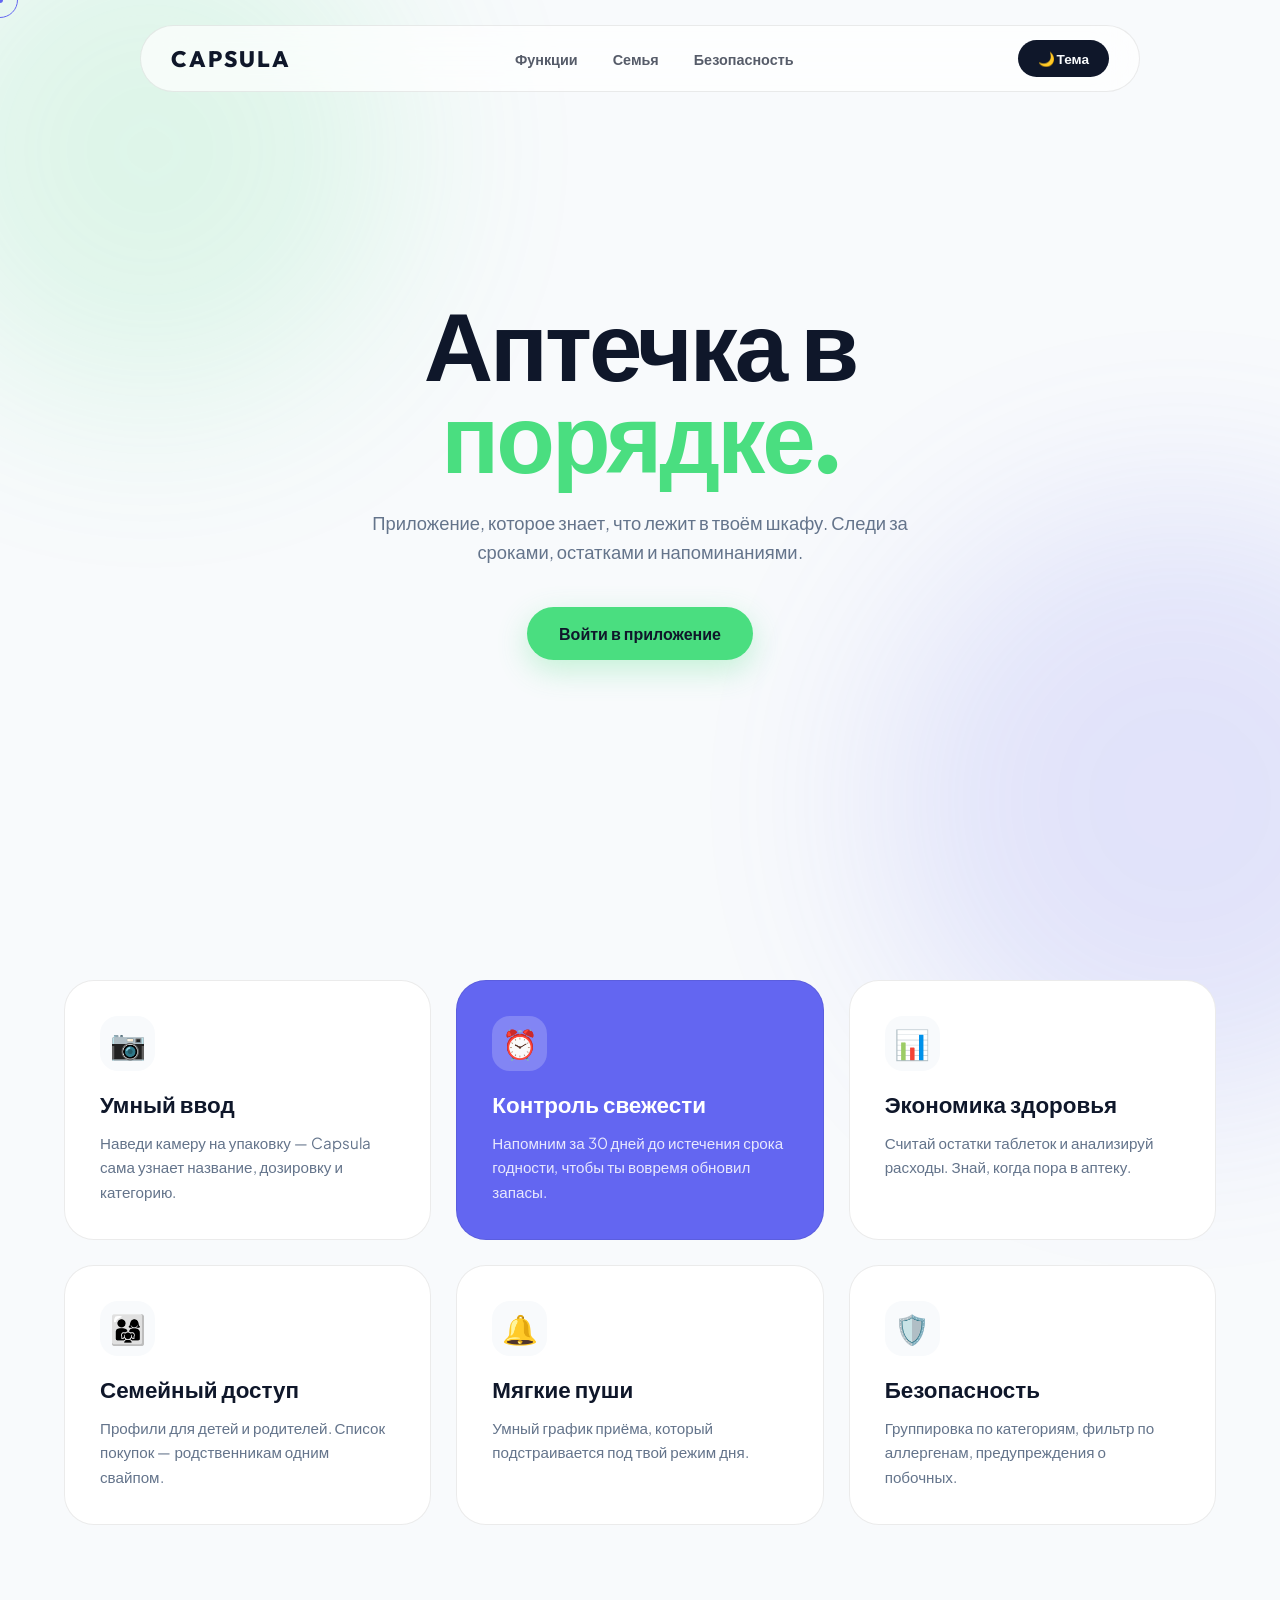
<file: index.html>
<!DOCTYPE html>
<html lang="ru">
<head>
<meta charset="UTF-8">
<meta name="viewport" content="width=device-width, initial-scale=1.0">
<title>Capsula — Твоё здоровье в цифре</title>
<link href="https://fonts.googleapis.com/css2?family=Outfit:wght@300;500;800&family=Plus+Jakarta+Sans:wght@400;600;700;800&display=swap" rel="stylesheet">
<!-- v=5 нужен, чтобы браузер загрузил новые стили, а не старые -->
<link rel="stylesheet" href="style.css?v=8">
</head>
<body data-theme="light">

<div id="cursor-dot"></div>
<div id="cursor-circle"></div>

<div id="bg-blobs">
  <div class="blob blob-1"></div>
  <div class="blob blob-2"></div>
</div>

<!-- ===== ЛЕНДИНГ ===== -->
<div id="landing" class="page active">
  <nav>
    <div class="logo">CAPSULA</div>
    <div class="nav-links">
      <a href="#features">Функции</a>
      <a href="#family">Семья</a>
      <a href="#safe">Безопасность</a>
    </div>
    <button class="theme-btn" id="theme-toggle">🌙 Тема</button>
  </nav>

  <section class="hero">
    <h1 class="reveal">Аптечка в <span>порядке.</span></h1>
    <p class="reveal">Приложение, которое знает, что лежит в твоём шкафу. Следи за сроками, остатками и напоминаниями.</p>
    <div class="reveal hero-actions">
      <button class="btn-primary" onclick="openApp()">Войти в приложение</button>
    </div>
  </section>

  <div class="grid-container" id="features">
    <div class="card card-scanner reveal">
      <i>📷</i>
      <h3>Умный ввод</h3>
      <p>Наведи камеру на упаковку — Capsula сама узнает название, дозировку и категорию.</p>
    </div>
    <div class="card card-accent reveal">
      <i>⏰</i>
      <h3>Контроль свежести</h3>
      <p>Напомним за 30 дней до истечения срока годности, чтобы ты вовремя обновил запасы.</p>
    </div>
    <div class="card reveal">
      <i>📊</i>
      <h3>Экономика здоровья</h3>
      <p>Считай остатки таблеток и анализируй расходы. Знай, когда пора в аптеку.</p>
    </div>
    <div class="card reveal">
      <i>👨‍👩‍👧</i>
      <h3>Семейный доступ</h3>
      <p>Профили для детей и родителей. Список покупок — родственникам одним свайпом.</p>
    </div>
    <div class="card reveal">
      <i>🔔</i>
      <h3>Мягкие пуши</h3>
      <p>Умный график приёма, который подстраивается под твой режим дня.</p>
    </div>
    <div class="card reveal">
      <i>🛡️</i>
      <h3>Безопасность</h3>
      <p>Группировка по категориям, фильтр по аллергенам, предупреждения о побочных.</p>
    </div>
  </div>
</div>

<!-- ===== ПРИЛОЖЕНИЕ ===== -->
<div id="app" class="page">
  <aside class="sidebar">
    <div class="logo">CAPSULA</div>
    <nav class="side-nav">
      <a class="side-link active" data-tab="medicines" onclick="switchTab('medicines')"><span>💊</span> Моя аптечка</a>
      <a class="side-link" data-tab="reminders" onclick="switchTab('reminders')"><span>🔔</span> Напоминания</a>
      <a class="side-link" data-tab="family" onclick="switchTab('family')"><span>👨‍👩‍👧</span> Семья</a>
      <a class="side-link" data-tab="profile" onclick="switchTab('profile')"><span>👤</span> Профиль</a>
    </nav>
    <button class="btn-ghost small" onclick="closeApp()">← На главную</button>
  </aside>

  <main class="app-main">
    <!-- Вкладка: Моя аптечка -->
    <section class="tab-content active" id="tab-medicines">
      <header class="app-header">
        <div>
          <h2>Моя аптечка</h2>
          <p class="subtitle">Всё под контролем — сроки, остатки, напоминания</p>
        </div>
        <div class="header-actions">
          <button class="btn-ghost" onclick="showStub('ИИ-распознавание', '🤖 Загрузите фото упаковки — и ИИ заполнит карточку автоматически.')">📷 Распознать по фото</button>
          <button class="btn-primary" onclick="openModal()">+ Добавить лекарство</button>
        </div>
      </header>

      <div class="toolbar">
        <input type="text" class="search" id="search-input" placeholder="🔍 Поиск по названию..." oninput="renderMedicines()">
        <div class="filters">
          <button class="chip active" data-filter="all" onclick="setFilter('all')">Все</button>
          <button class="chip" data-filter="ok" onclick="setFilter('ok')">В норме</button>
          <button class="chip" data-filter="soon" onclick="setFilter('soon')">Истекает</button>
          <button class="chip" data-filter="expired" onclick="setFilter('expired')">Просрочено</button>
        </div>
      </div>

      <div class="medicines-grid" id="medicines-grid"></div>
    </section>

    <!-- Вкладка: Напоминания -->
    <section class="tab-content" id="tab-reminders">
      <header class="app-header">
        <div><h2>Напоминания</h2><p class="subtitle">Приём лекарств и уведомления о сроках</p></div>
        <div class="header-actions">
          <button class="btn-ghost" onclick="showStub('Telegram-бот', '🤖 Бот будет присылать напоминания прямо в Telegram.')">Подключить Telegram-бота</button>
          <button class="btn-primary" onclick="openReminderModal()">+ Добавить напоминание</button>
        </div>
      </header>
      <div id="reminders-list"></div>
    </section>

    <!-- Вкладка: Семья -->
    <section class="tab-content" id="tab-family">
      <header class="app-header">
        <div><h2>Семья</h2><p class="subtitle">Одна аптечка — для всех близких</p></div>
        <button class="btn-primary" onclick="openFamilyModal()">+ Добавить члена семьи</button>
      </header>
      <div class="family-grid" id="family-grid"></div>
    </section>

    <!-- Вкладка: Профиль -->
    <section class="tab-content" id="tab-profile">
      <header class="app-header">
        <div><h2>Профиль</h2><p class="subtitle">Личные данные и настройки</p></div>
      </header>
      <div class="profile-card">
        <div class="avatar large">👤</div><h3 id="profile-name">Пользователь</h3><p class="subtitle" id="profile-email">example@capsula.ru</p>
        <div class="profile-actions">
          <button class="btn-ghost" onclick="openProfileModal()">✏️ Редактировать</button>
          <button class="btn-ghost" onclick="showStub('Отчёт для врача', '📄 Выгрузка PDF с историей приёма — в разработке.')">Отчёт для врача</button>
          <button class="btn-ghost" onclick="logout()">🚪 Выйти</button>
        </div>
      </div>
    </section>
  </main>
</div>

<!-- Модалка добавления/редактирования лекарства -->
<div id="modal" class="modal">
  <div class="modal-content">
    <div class="modal-header"><h3 id="modal-title">Добавить лекарство</h3><button class="close-btn" onclick="closeModal()">×</button></div>
    <div class="modal-body">
      <input type="hidden" id="med-edit-id">
      <label>Название<input type="text" id="med-name" placeholder="Например, Парацетамол"></label>
      <label>Назначение<input type="text" id="med-purpose" placeholder="От чего помогает"></label>
      <div class="row">
        <label>Количество<input type="number" id="med-quantity" placeholder="12" min="0"></label>
        <label>Единица<select id="med-unit"><option>таб.</option><option>капс.</option><option>мл</option><option>г</option></select></label>
      </div>
      <label>Годен до<input type="date" id="med-expiry"></label>
      <label>Дозировка (необязательно)<input type="text" id="med-dosage" placeholder="500 мг"></label>
    </div>
    <div class="modal-footer">
      <button class="btn-ghost" onclick="closeModal()">Отмена</button>
      <button class="btn-primary" onclick="saveMedicine()">Сохранить</button>
    </div>
  </div>
</div>

<div id="stub" class="modal">
  <div class="modal-content small">
    <div class="modal-header"><h3 id="stub-title">Заголовок</h3><button class="close-btn" onclick="closeStub()">×</button></div>
    <div class="modal-body"><p id="stub-text">Текст</p></div>
    <div class="modal-footer"><button class="btn-primary" onclick="closeStub()">Понятно</button></div>
  </div>
</div>

<!-- ===== АВТОРИЗАЦИЯ ===== -->
<div id="auth-login" class="modal">
  <div class="modal-content small">
    <div class="modal-header"><h3>Вход</h3><button class="close-btn" onclick="closeAuth()">×</button></div>
    <div class="modal-body">
      <label>Email<input type="email" id="login-email" placeholder="you@example.com"></label>
      <label>Пароль<input type="password" id="login-password" placeholder="••••••••"></label>
      <p class="auth-error" id="login-error"></p>
    </div>
    <div class="modal-footer">
      <button class="btn-ghost" onclick="openRegister()">Создать аккаунт</button>
      <button class="btn-primary" onclick="login()">Войти</button>
    </div>
  </div>
</div>

<div id="auth-register" class="modal">
  <div class="modal-content small">
    <div class="modal-header"><h3>Регистрация</h3><button class="close-btn" onclick="closeAuth()">×</button></div>
    <div class="modal-body">
      <label>Имя<input type="text" id="reg-name" placeholder="Как вас зовут"></label>
      <label>Email<input type="email" id="reg-email" placeholder="you@example.com"></label>
      <label>Пароль<input type="password" id="reg-password" placeholder="Минимум 4 символа"></label>
      <label>Повторите пароль<input type="password" id="reg-password2" placeholder="Ещё раз"></label>
      <p class="auth-error" id="reg-error"></p>
    </div>
    <div class="modal-footer">
      <button class="btn-ghost" onclick="openLogin()">У меня есть аккаунт</button>
      <button class="btn-primary" onclick="register()">Создать</button>
    </div>
  </div>
</div>

<!-- Модалка напоминания -->
<div id="reminder-modal" class="modal">
  <div class="modal-content small">
    <div class="modal-header"><h3>Новое напоминание</h3><button class="close-btn" onclick="closeReminderModal()">×</button></div>
    <div class="modal-body">
      <label>Лекарство<select id="rem-medicine"></select></label>
      <label>Время приёма<input type="time" id="rem-time"></label>
      <label>Комментарий (необязательно)<input type="text" id="rem-note" placeholder="Например, после еды"></label>
    </div>
    <div class="modal-footer">
      <button class="btn-ghost" onclick="closeReminderModal()">Отмена</button>
      <button class="btn-primary" onclick="saveReminder()">Сохранить</button>
    </div>
  </div>
</div>

<!-- Модалка члена семьи -->
<div id="family-modal" class="modal">
  <div class="modal-content small">
    <div class="modal-header"><h3>Добавить члена семьи</h3><button class="close-btn" onclick="closeFamilyModal()">×</button></div>
    <div class="modal-body">
      <label>Имя<input type="text" id="family-name" placeholder="Например, Мама"></label>
      <label>Роль<input type="text" id="family-role" placeholder="мама, папа, ребёнок…"></label>
      <label>Аватар<select id="family-avatar">
        <option>👦</option><option>👧</option><option>👨</option><option>👩</option>
        <option>👵</option><option>👴</option><option>👶</option>
      </select></label>
    </div>
    <div class="modal-footer">
      <button class="btn-ghost" onclick="closeFamilyModal()">Отмена</button>
      <button class="btn-primary" onclick="saveFamilyMember()">Добавить</button>
    </div>
  </div>
</div>

<!-- Модалка редактирования профиля -->
<div id="profile-modal" class="modal">
  <div class="modal-content small">
    <div class="modal-header"><h3>Редактировать профиль</h3><button class="close-btn" onclick="closeProfileModal()">×</button></div>
    <div class="modal-body">
      <label>Имя<input type="text" id="prof-name" placeholder="Ваше имя"></label>
      <label>Email<input type="email" id="prof-email" placeholder="you@example.com"></label>
      <label>Новый пароль (необязательно)<input type="password" id="prof-password" placeholder="Оставьте пустым, чтобы не менять"></label>
      <p class="auth-error" id="prof-error"></p>
    </div>
    <div class="modal-footer">
      <button class="btn-ghost" onclick="closeProfileModal()">Отмена</button>
      <button class="btn-primary" onclick="saveProfile()">Сохранить</button>
    </div>
  </div>
</div>

<script src="config.js"></script>
<script src="api.js"></script>
<script src="app.js"></script>
</body>
</html>
</file>
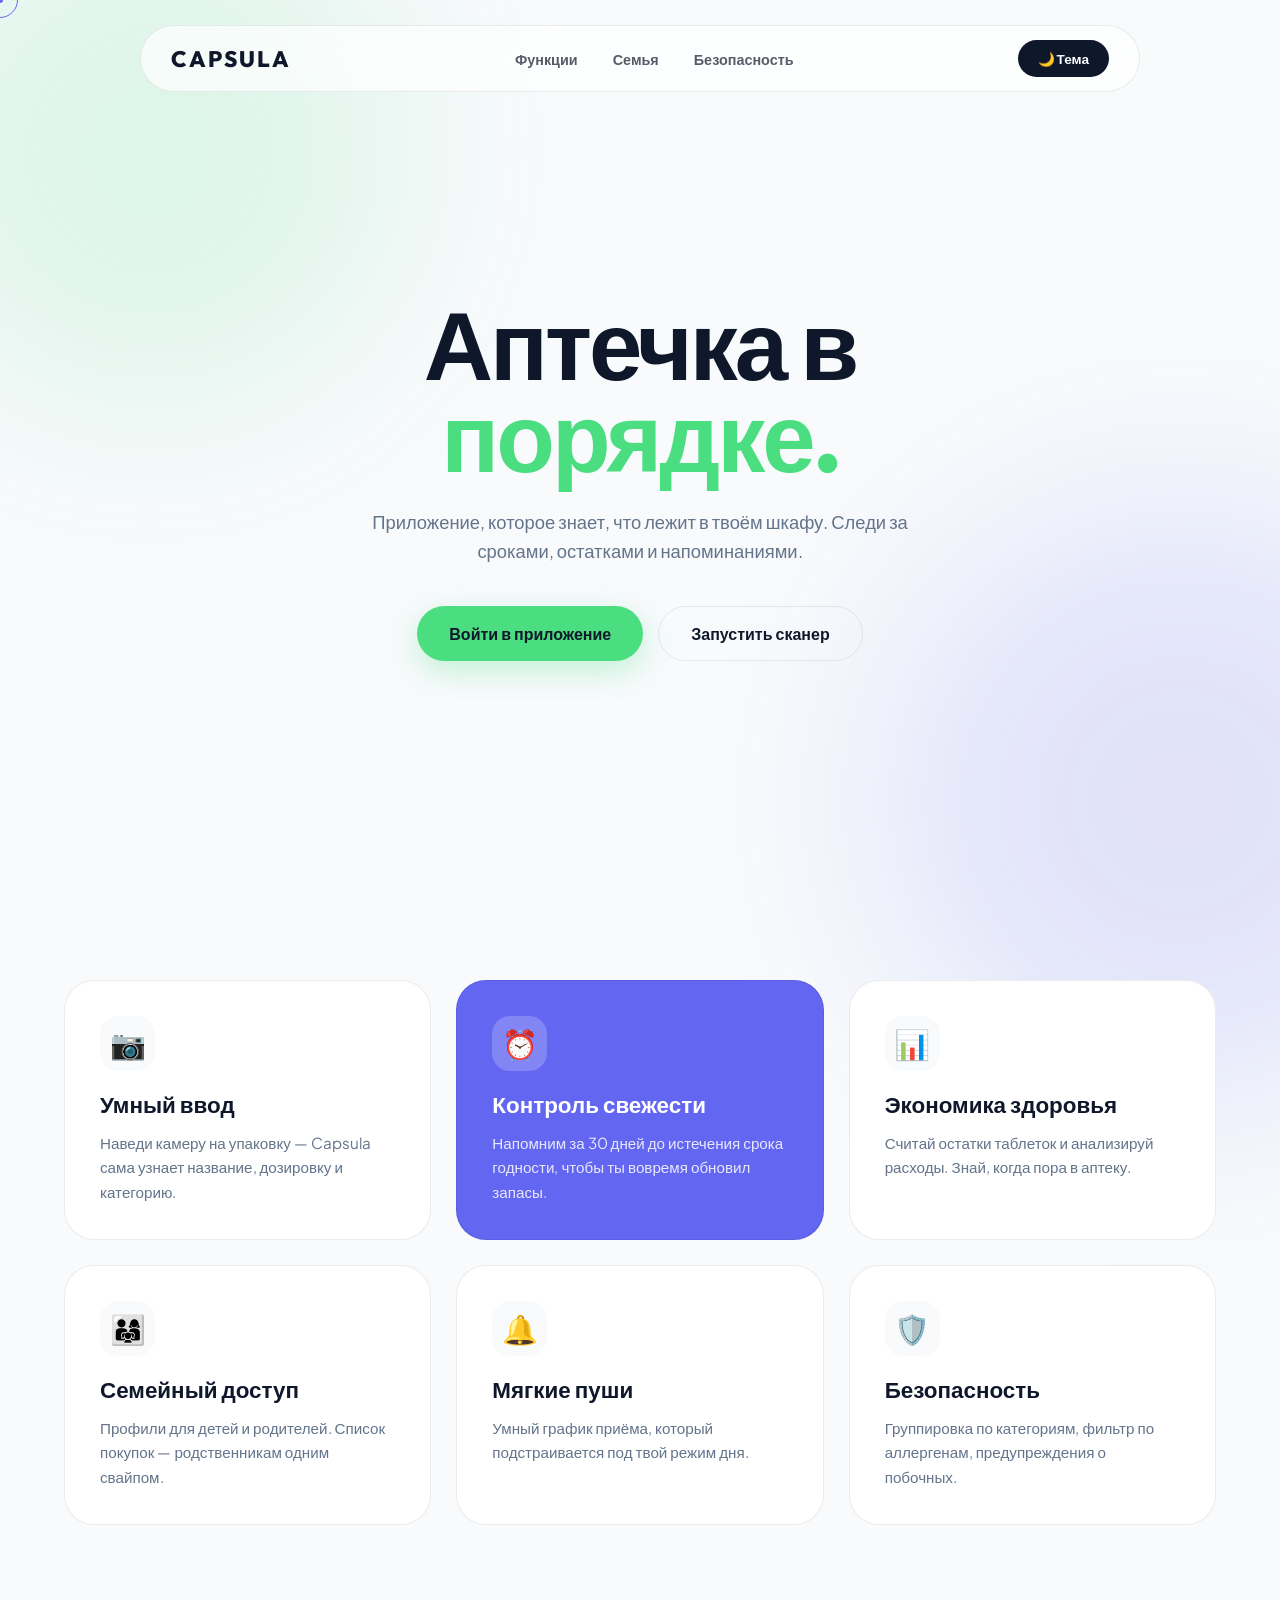
<file: frontend/index.html>
<!DOCTYPE html>
<html lang="ru">
<head>
<meta charset="UTF-8">
<meta name="viewport" content="width=device-width, initial-scale=1.0">
<title>Capsula — Твоё здоровье в цифре</title>
<link href="https://fonts.googleapis.com/css2?family=Outfit:wght@300;500;800&family=Plus+Jakarta+Sans:wght@400;600;700;800&display=swap" rel="stylesheet">
<link rel="stylesheet" href="style.css">
</head>
<body data-theme="light">

<!-- Курсор -->
<div id="cursor-dot"></div>
<div id="cursor-circle"></div>

<!-- Фоновые пятна -->
<div class="blob blob-1"></div>
<div class="blob blob-2"></div>

<!-- ===== ЛЕНДИНГ ===== -->
<div id="landing" class="page active">

  <nav>
    <div class="logo">CAPSULA</div>
    <div class="nav-links">
      <a href="#features">Функции</a>
      <a href="#family">Семья</a>
      <a href="#safe">Безопасность</a>
    </div>
    <button class="theme-btn" id="theme-toggle">🌙 Тема</button>
  </nav>

  <section class="hero">
    <h1 class="reveal">Аптечка в <span>порядке.</span></h1>
    <p class="reveal">Приложение, которое знает, что лежит в твоём шкафу. Следи за сроками, остатками и напоминаниями.</p>
    <div class="reveal hero-actions">
      <button class="btn-primary" onclick="openApp()">Войти в приложение</button>
      <button class="btn-ghost" onclick="showStub('Сканер', '📷 Сканирование штрих-кодов появится в следующей версии.')">Запустить сканер</button>
    </div>
  </section>

  <div class="grid-container" id="features">
    <div class="card card-scanner reveal">
      <i>📷</i>
      <h3>Умный ввод</h3>
      <p>Наведи камеру на упаковку — Capsula сама узнает название, дозировку и категорию.</p>
    </div>
    <div class="card card-accent reveal">
      <i>⏰</i>
      <h3>Контроль свежести</h3>
      <p>Напомним за 30 дней до истечения срока годности, чтобы ты вовремя обновил запасы.</p>
    </div>
    <div class="card reveal">
      <i>📊</i>
      <h3>Экономика здоровья</h3>
      <p>Считай остатки таблеток и анализируй расходы. Знай, когда пора в аптеку.</p>
    </div>
    <div class="card reveal">
      <i>👨‍👩‍👧</i>
      <h3>Семейный доступ</h3>
      <p>Профили для детей и родителей. Список покупок — родственникам одним свайпом.</p>
    </div>
    <div class="card reveal">
      <i>🔔</i>
      <h3>Мягкие пуши</h3>
      <p>Умный график приёма, который подстраивается под твой режим дня.</p>
    </div>
    <div class="card reveal">
      <i>🛡️</i>
      <h3>Безопасность</h3>
      <p>Группировка по категориям, фильтр по аллергенам, предупреждения о побочных.</p>
    </div>
  </div>

</div>

<!-- ===== ПРИЛОЖЕНИЕ ===== -->
<div id="app" class="page">

  <aside class="sidebar">
    <div class="logo">CAPSULA</div>
    <nav class="side-nav">
      <a class="side-link active" data-tab="medicines" onclick="switchTab('medicines')">
        <span>💊</span> Моя аптечка
      </a>
      <a class="side-link" data-tab="reminders" onclick="switchTab('reminders')">
        <span>🔔</span> Напоминания
      </a>
      <a class="side-link" data-tab="family" onclick="switchTab('family')">
        <span>👨‍👩‍👧</span> Семья
      </a>
      <a class="side-link" data-tab="profile" onclick="switchTab('profile')">
        <span>👤</span> Профиль
      </a>
    </nav>
    <button class="btn-ghost small" onclick="closeApp()">← На главную</button>
  </aside>

  <main class="app-main">

    <!-- Вкладка: Моя аптечка -->
    <section class="tab-content active" id="tab-medicines">
      <header class="app-header">
        <div>
          <h2>Моя аптечка</h2>
          <p class="subtitle">Всё под контролем — сроки, остатки, напоминания</p>
        </div>
        <div class="header-actions">
          <button class="btn-ghost" onclick="showStub('ИИ-распознавание', '🤖 Загрузите фото упаковки — и ИИ заполнит карточку автоматически. Функция в разработке.')">
            📷 Распознать по фото
          </button>
          <button class="btn-primary" onclick="openModal()">+ Добавить лекарство</button>
        </div>
      </header>

      <div class="toolbar">
        <input type="text" class="search" placeholder="🔍 Поиск по названию...">
        <div class="filters">
          <button class="chip active">Все</button>
          <button class="chip">В норме</button>
          <button class="chip">Истекает</button>
          <button class="chip">Просрочено</button>
        </div>
      </div>

      <div class="medicines-grid">
        <div class="med-card ok">
          <div class="med-header">
            <h3>Парацетамол</h3>
            <span class="badge ok">В норме</span>
          </div>
          <p><strong>Назначение:</strong> головная боль, температура</p>
          <p><strong>Количество:</strong> 12 таб.</p>
          <p><strong>Годен до:</strong> 15.08.2026</p>
          <div class="med-actions">
            <button class="btn-mini">Изменить</button>
            <button class="btn-mini danger">Удалить</button>
          </div>
        </div>

        <div class="med-card soon">
          <div class="med-header">
            <h3>Витамин С</h3>
            <span class="badge soon">Истекает</span>
          </div>
          <p><strong>Назначение:</strong> иммунитет</p>
          <p><strong>Количество:</strong> 8 таб.</p>
          <p><strong>Годен до:</strong> 12.11.2026</p>
          <div class="med-actions">
            <button class="btn-mini">Изменить</button>
            <button class="btn-mini danger">Удалить</button>
          </div>
        </div>

        <div class="med-card expired">
          <div class="med-header">
            <h3>Аспирин</h3>
            <span class="badge expired">Просрочено</span>
          </div>
          <p><strong>Назначение:</strong> боль, жар</p>
          <p><strong>Количество:</strong> 5 таб.</p>
          <p><strong>Годен до:</strong> 01.01.2024</p>
          <div class="med-actions">
            <button class="btn-mini">Изменить</button>
            <button class="btn-mini danger">Удалить</button>
          </div>
        </div>

        <div class="med-card ok">
          <div class="med-header">
            <h3>Магний B6</h3>
            <span class="badge ok">В норме</span>
          </div>
          <p><strong>Назначение:</strong> нервы, сон</p>
          <p><strong>Количество:</strong> 40 капс.</p>
          <p><strong>Годен до:</strong> 20.05.2027</p>
          <div class="med-actions">
            <button class="btn-mini">Изменить</button>
            <button class="btn-mini danger">Удалить</button>
          </div>
        </div>
      </div>
    </section>

    <!-- Вкладка: Напоминания -->
    <section class="tab-content" id="tab-reminders">
      <header class="app-header">
        <div>
          <h2>Напоминания</h2>
          <p class="subtitle">Приём лекарств и уведомления о сроках</p>
        </div>
        <button class="btn-primary" onclick="showStub('Telegram-бот', '🤖 Бот будет присылать напоминания прямо в Telegram. Подключение в разработке.')">
          Подключить Telegram-бота
        </button>
      </header>

      <div class="empty-state">
        <div class="empty-icon">🔔</div>
        <h3>Пока нет напоминаний</h3>
        <p>Настрой график приёма — и мы будем напоминать в нужное время.</p>
        <button class="btn-primary" onclick="showStub('График приёма', '⏰ Здесь появится форма настройки расписания.')">
          Настроить график
        </button>
      </div>
    </section>

    <!-- Вкладка: Семья -->
    <section class="tab-content" id="tab-family">
      <header class="app-header">
        <div>
          <h2>Семья</h2>
          <p class="subtitle">Одна аптечка — для всех близких</p>
        </div>
        <button class="btn-primary" onclick="showStub('Добавление члена семьи', '👨‍👩‍👧 Здесь можно будет добавить профиль.')">
          + Добавить члена семьи
        </button>
      </header>

      <div class="family-grid">
        <div class="family-card">
          <div class="avatar">👦</div>
          <h3>Артём</h3>
          <p class="subtitle">3 активных курса</p>
          <button class="btn-ghost small" onclick="showStub('Список покупок', '📤 Отправка списка в разработке.')">Список покупок</button>
        </div>
        <div class="family-card">
          <div class="avatar">👵</div>
          <h3>Мама</h3>
          <p class="subtitle">Ревизия вчера</p>
          <button class="btn-ghost small" onclick="showStub('Отчёт', '📄 Отчёт в разработке.')">Посмотреть отчёт</button>
        </div>
        <div class="family-card add">
          <div class="avatar">+</div>
          <h3>Добавить</h3>
        </div>
      </div>
    </section>

    <!-- Вкладка: Профиль -->
    <section class="tab-content" id="tab-profile">
      <header class="app-header">
        <div>
          <h2>Профиль</h2>
          <p class="subtitle">Личные данные и настройки</p>
        </div>
      </header>

      <div class="profile-card">
        <div class="avatar large">👤</div>
        <h3>Пользователь</h3>
        <p class="subtitle">example@capsula.ru</p>
        <div class="profile-actions">
          <button class="btn-ghost" onclick="showStub('Редактирование', '✏️ Здесь будет форма редактирования профиля.')">Редактировать</button>
          <button class="btn-ghost" onclick="showStub('Отчёт для врача', '📄 Выгрузка PDF с историей приёма — в разработке.')">Отчёт для врача</button>
        </div>
      </div>
    </section>

  </main>
</div>

<!-- ===== МОДАЛКА: Добавить лекарство ===== -->
<div id="modal" class="modal">
  <div class="modal-content">
    <div class="modal-header">
      <h3>Добавить лекарство</h3>
      <button class="close-btn" onclick="closeModal()">×</button>
    </div>
    <div class="modal-body">
      <label>Название
        <input type="text" placeholder="Например, Парацетамол">
      </label>
      <label>Назначение
        <input type="text" placeholder="От чего помогает">
      </label>
      <div class="row">
        <label>Количество
          <input type="number" placeholder="12">
        </label>
        <label>Единица
          <select>
            <option>таб.</option>
            <option>капс.</option>
            <option>мл</option>
            <option>г</option>
          </select>
        </label>
      </div>
      <label>Годен до
        <input type="date">
      </label>
      <label>Дозировка (необязательно)
        <input type="text" placeholder="500 мг">
      </label>
    </div>
    <div class="modal-footer">
      <button class="btn-ghost" onclick="closeModal()">Отмена</button>
      <button class="btn-primary" onclick="closeModal(); showStub('Сохранение', '💾 Сохранение появится, когда подключим бэкенд.')">Сохранить</button>
    </div>
  </div>
</div>

<!-- ===== МОДАЛКА: Заглушка ===== -->
<div id="stub" class="modal">
  <div class="modal-content small">
    <div class="modal-header">
      <h3 id="stub-title">Заголовок</h3>
      <button class="close-btn" onclick="closeStub()">×</button>
    </div>
    <div class="modal-body">
      <p id="stub-text">Текст</p>
    </div>
    <div class="modal-footer">
      <button class="btn-primary" onclick="closeStub()">Понятно</button>
    </div>
  </div>
</div>

<script src="app.js"></script>
</body>
</html>
</file>
<file: style.css>
:root {
  --primary: #4ADE80; --secondary: #6366F1; --surface: #FFFFFF;
  --canvas: #F8FAFC; --text: #0F172A; --text-dim: #64748B;
  --border: rgba(0,0,0,0.08); --glass: rgba(255, 255, 255, 0.7);
  --shadow: 0 20px 40px rgba(0,0,0,0.06); --danger: #EF4444; --warning: #F59E0B;
}
[data-theme="dark"] {
  --primary: #2DD4BF; --secondary: #818CF8; --surface: #1E293B;
  --canvas: #0F172A; --text: #F1F5F9; --text-dim: #94A3B8;
  --border: rgba(255,255,255,0.1); --glass: rgba(30, 41, 59, 0.7);
}

* { margin: 0; padding: 0; box-sizing: border-box; }
body {
  font-family: 'Plus Jakarta Sans', sans-serif; background: var(--canvas);
  color: var(--text); transition: background 0.4s, color 0.4s;
  overflow-x: hidden; min-height: 100vh;
}
a { text-decoration: none; color: inherit; }
button { font-family: inherit; cursor: pointer; }
input, select { font-family: inherit; }

/* КУРСОР */
#cursor-dot, #cursor-circle { position: fixed; pointer-events: none; z-index: 99999; transform: translate(-50%, -50%); transition: opacity 0.2s; }
#cursor-dot { width: 6px; height: 6px; background: var(--secondary); border-radius: 50%; }
#cursor-circle { width: 36px; height: 36px; border: 1.5px solid var(--secondary); border-radius: 50%; transition: transform 0.15s ease-out, width 0.2s, height 0.2s, background 0.2s; }
#cursor-circle.hover { width: 60px; height: 60px; background: rgba(99, 102, 241, 0.1); }

/* ПЯТНА */
.blob { position: fixed; border-radius: 50%; filter: blur(100px); opacity: 0.15; z-index: -1; pointer-events: none; }
.blob-1 { width: 500px; height: 500px; background: var(--primary); top: -100px; left: -100px; animation: float 20s infinite alternate; }
.blob-2 { width: 600px; height: 600px; background: var(--secondary); bottom: -200px; right: -200px; animation: float 25s infinite alternate-reverse; }
@keyframes float { from { transform: translate(0, 0); } to { transform: translate(80px, 60px); } }

/* СТРАНИЦЫ */
.page { display: none; min-height: 100vh; }
.page.active { display: flex; flex-direction: column; }

/* ЛЕНДИНГ */
#landing nav {
  position: fixed; top: 25px; left: 50%; transform: translateX(-50%);
  width: 90%; max-width: 1000px; padding: 14px 30px;
  background: var(--glass); backdrop-filter: blur(20px);
  border-radius: 100px; border: 1px solid var(--border);
  display: flex; justify-content: space-between; align-items: center; z-index: 100;
}
.logo { font-family: 'Outfit', sans-serif; font-weight: 800; font-size: 1.4rem; letter-spacing: 2px; }
.nav-links { display: flex; gap: 35px; }
.nav-links a { font-weight: 600; font-size: 0.9rem; opacity: 0.7; transition: 0.3s; }
.nav-links a:hover { opacity: 1; color: var(--primary); }
.theme-btn { background: var(--text); color: var(--canvas); border: none; padding: 10px 20px; border-radius: 50px; font-weight: 700; font-size: 0.85rem; transition: 0.3s; }
.theme-btn:hover { background: var(--primary); color: var(--text); transform: scale(1.05); }

.hero { min-height: 100vh; display: flex; flex-direction: column; justify-content: center; align-items: center; text-align: center; padding: 120px 20px 60px; }
.hero h1 { font-family: 'Outfit', sans-serif; font-size: clamp(2.5rem, 8vw, 6rem); font-weight: 800; line-height: 0.95; letter-spacing: -3px; margin-bottom: 25px; }
.hero h1 span { color: var(--primary); display: block; }
.hero p { max-width: 600px; font-size: 1.15rem; color: var(--text-dim); margin-bottom: 40px; line-height: 1.6; }
.hero-actions { display: flex; gap: 15px; flex-wrap: wrap; justify-content: center; }

.btn-primary { background: var(--primary); color: #0F172A; border: none; padding: 16px 32px; border-radius: 50px; font-weight: 700; font-size: 1rem; transition: 0.3s; box-shadow: 0 10px 30px rgba(74, 222, 128, 0.3); }
.btn-primary:hover { transform: translateY(-2px); box-shadow: 0 15px 40px rgba(74, 222, 128, 0.5); }
.btn-ghost { background: transparent; color: var(--text); border: 1.5px solid var(--border); padding: 16px 32px; border-radius: 50px; font-weight: 600; font-size: 1rem; transition: 0.3s; }
.btn-ghost:hover { border-color: var(--primary); color: var(--primary); }
.btn-ghost.small { padding: 10px 20px; font-size: 0.85rem; }

.grid-container { padding: 80px 5%; display: grid; grid-template-columns: repeat(auto-fit, minmax(300px, 1fr)); gap: 25px; max-width: 1400px; margin: 0 auto; }
.card { background: var(--surface); padding: 35px; border-radius: 30px; border: 1px solid var(--border); transition: 0.4s; }
.card:hover { transform: translateY(-10px); box-shadow: var(--shadow); border-color: var(--primary); }
.card i { font-style: normal; font-size: 1.8rem; margin-bottom: 20px; width: 55px; height: 55px; background: var(--canvas); display: flex; align-items: center; justify-content: center; border-radius: 18px; }
.card h3 { font-family: 'Outfit', sans-serif; font-size: 1.4rem; margin-bottom: 12px; }
.card p { color: var(--text-dim); line-height: 1.6; font-size: 0.95rem; }
.card-accent { background: var(--secondary); color: white; }
.card-accent i { background: rgba(255,255,255,0.2); }
.card-accent h3 { color: white; }
.card-accent p { color: rgba(255,255,255,0.85); }
.card-scanner { position: relative; overflow: hidden; }
.card-scanner::after { content: ''; position: absolute; left: 0; width: 100%; height: 2px; background: var(--primary); opacity: 0; animation: scan 3s infinite linear; }
.card-scanner:hover::after { opacity: 1; }
@keyframes scan { 0% { top: 0; } 100% { top: 100%; } }

/* ===== ПРИЛОЖЕНИЕ ===== */
#app { display: none; min-height: 100vh; width: 100%; }
#app.active { display: flex; flex-direction: row; }

.sidebar { width: 260px; flex-shrink: 0; background: var(--surface); border-right: 1px solid var(--border); padding: 30px 20px; display: flex; flex-direction: column; gap: 30px; position: sticky; top: 0; height: 100vh; z-index: 100; }
.side-nav { display: flex; flex-direction: column; gap: 8px; flex: 1; }
.side-link { display: flex; align-items: center; gap: 12px; padding: 14px 18px; border-radius: 14px; font-weight: 600; font-size: 0.95rem; cursor: pointer; transition: 0.2s; color: var(--text-dim); text-decoration: none; }
.side-link span { font-size: 1.2rem; }
.side-link:hover { background: var(--canvas); color: var(--text); }
.side-link.active { background: var(--primary); color: #0F172A; }

.app-main { flex: 1; padding: 40px 50px; overflow-y: auto; width: 100%; }
.app-header { display: flex; justify-content: space-between; align-items: flex-start; gap: 20px; flex-wrap: wrap; margin-bottom: 30px; }
.app-header h2 { font-family: 'Outfit', sans-serif; font-size: 2rem; margin-bottom: 6px; }
.subtitle { color: var(--text-dim); font-size: 0.9rem; }
.header-actions { display: flex; gap: 10px; flex-wrap: wrap; }

/* Вкладки: скрыты по умолчанию, активная — показана */
.tab-content { display: none; }
.tab-content.active { display: block; animation: tab-fade 0.3s ease-out; }
@keyframes tab-fade { from { opacity: 0; transform: translateY(10px); } to { opacity: 1; transform: translateY(0); } }

.toolbar { display: flex; gap: 15px; margin-bottom: 30px; flex-wrap: wrap; align-items: center; }
.search { flex: 1; min-width: 220px; padding: 14px 20px; border-radius: 14px; border: 1px solid var(--border); background: var(--surface); color: var(--text); font-size: 0.95rem; outline: none; transition: 0.2s; }
.search:focus { border-color: var(--primary); }
.filters { display: flex; gap: 8px; flex-wrap: wrap; }
.chip { padding: 10px 18px; border-radius: 50px; border: 1px solid var(--border); background: var(--surface); color: var(--text-dim); font-weight: 600; font-size: 0.85rem; transition: 0.2s; }
.chip:hover { border-color: var(--primary); }
.chip.active { background: var(--primary); color: #0F172A; border-color: var(--primary); }

.medicines-grid { display: grid; grid-template-columns: repeat(auto-fill, minmax(280px, 1fr)); gap: 20px; }
.med-card { background: var(--surface); border-radius: 24px; padding: 25px; border: 1px solid var(--border); border-left: 5px solid var(--primary); transition: 0.3s; }
.med-card:hover { transform: translateY(-3px); box-shadow: var(--shadow); }
.med-card.soon { border-left-color: var(--warning); }
.med-card.expired { border-left-color: var(--danger); opacity: 0.85; }
.med-header { display: flex; justify-content: space-between; align-items: center; gap: 10px; margin-bottom: 15px; }
.med-header h3 { font-family: 'Outfit', sans-serif; font-size: 1.2rem; }
.badge { padding: 5px 12px; border-radius: 50px; font-size: 0.7rem; font-weight: 800; text-transform: uppercase; letter-spacing: 0.5px; }
.badge.ok { background: rgba(74, 222, 128, 0.15); color: #16A34A; }
.badge.soon { background: rgba(245, 158, 11, 0.15); color: #D97706; }
.badge.expired { background: rgba(239, 68, 68, 0.15); color: #DC2626; }
.med-card p { font-size: 0.9rem; color: var(--text-dim); margin-bottom: 8px; line-height: 1.5; }
.med-card p strong { color: var(--text); }
.med-actions { display: flex; gap: 10px; margin-top: 18px; }
.btn-mini { flex: 1; padding: 9px; border-radius: 10px; border: 1px solid var(--border); background: var(--canvas); color: var(--text); font-size: 0.8rem; font-weight: 600; transition: 0.2s; }
.btn-mini:hover { border-color: var(--primary); color: var(--primary); }
.btn-mini.danger:hover { border-color: var(--danger); color: var(--danger); }

.empty-state { text-align: center; padding: 80px 20px; background: var(--surface); border-radius: 30px; border: 1px dashed var(--border); margin-bottom: 40px; }
.empty-icon { font-size: 4rem; margin-bottom: 20px; }
.empty-state h3 { font-family: 'Outfit', sans-serif; font-size: 1.5rem; margin-bottom: 10px; }
.empty-state p { color: var(--text-dim); margin-bottom: 25px; }

.reminder-item { display: flex; align-items: center; gap: 15px; background: var(--surface); border: 1px solid var(--border); border-radius: 18px; padding: 18px 20px; margin-bottom: 12px; transition: 0.2s; }
.reminder-item:hover { box-shadow: var(--shadow); }
.reminder-icon { font-size: 1.6rem; width: 46px; height: 46px; background: var(--canvas); border-radius: 14px; display: flex; align-items: center; justify-content: center; flex-shrink: 0; }
.reminder-info { flex: 1; }
.reminder-info h4 { font-family: 'Outfit', sans-serif; margin-bottom: 3px; }
.reminder-info p { color: var(--text-dim); font-size: 0.9rem; }

.family-grid { display: grid; grid-template-columns: repeat(auto-fill, minmax(240px, 1fr)); gap: 20px; }
.family-card { background: var(--surface); border-radius: 24px; padding: 30px; text-align: center; border: 1px solid var(--border); transition: 0.3s; }
.family-card:hover { transform: translateY(-3px); box-shadow: var(--shadow); }
.family-card.add { border: 2px dashed var(--border); cursor: pointer; display: flex; flex-direction: column; justify-content: center; }
.avatar { width: 70px; height: 70px; background: var(--canvas); border-radius: 50%; margin: 0 auto 15px; display: flex; align-items: center; justify-content: center; font-size: 1.8rem; }
.avatar.large { width: 100px; height: 100px; font-size: 2.5rem; }
.family-card h3 { font-family: 'Outfit', sans-serif; margin-bottom: 6px; }
.family-card button { margin-top: 15px; }

.profile-card { background: var(--surface); border-radius: 30px; padding: 50px; text-align: center; border: 1px solid var(--border); max-width: 500px; margin-bottom: 40px; }
.profile-card h3 { font-family: 'Outfit', sans-serif; font-size: 1.5rem; margin: 15px 0 5px; }
.profile-actions { display: flex; gap: 10px; justify-content: center; margin-top: 30px; flex-wrap: wrap; }

.modal { display: none; position: fixed; inset: 0; background: rgba(15, 23, 42, 0.5); backdrop-filter: blur(8px); z-index: 9999; align-items: center; justify-content: center; padding: 20px; animation: fade 0.2s; }
.modal.active { display: flex; }
.modal-content { background: var(--surface); border-radius: 30px; padding: 35px; width: 100%; max-width: 500px; border: 1px solid var(--border); box-shadow: var(--shadow); animation: pop 0.3s; }
.modal-content.small { max-width: 420px; }
@keyframes pop { from { transform: scale(0.9); opacity: 0; } to { transform: scale(1); opacity: 1; } }
.modal-header { display: flex; justify-content: space-between; align-items: center; margin-bottom: 25px; }
.modal-header h3 { font-family: 'Outfit', sans-serif; font-size: 1.4rem; }
.close-btn { background: none; border: none; font-size: 1.8rem; color: var(--text-dim); line-height: 1; padding: 0 5px; }
.close-btn:hover { color: var(--danger); }
.modal-body { display: flex; flex-direction: column; gap: 15px; }
.modal-body label { display: flex; flex-direction: column; gap: 6px; font-size: 0.85rem; font-weight: 600; color: var(--text-dim); }
.modal-body input, .modal-body select { padding: 12px 16px; border-radius: 12px; border: 1px solid var(--border); background: var(--canvas); color: var(--text); font-size: 0.95rem; outline: none; transition: 0.2s; }
.modal-body input:focus, .modal-body select:focus { border-color: var(--primary); }
.auth-error { color: var(--danger); font-size: 0.8rem; min-height: 1em; margin: 0; }
.row { display: grid; grid-template-columns: 1fr 1fr; gap: 15px; }
.modal-footer { display: flex; gap: 10px; justify-content: flex-end; margin-top: 25px; }

.reveal { opacity: 0; transform: translateY(30px); transition: 0.8s ease-out; }
.reveal.active { opacity: 1; transform: translateY(0); }

@media (max-width: 900px) {
  #app.active { flex-direction: column; }
  .sidebar { position: static; height: auto; flex-direction: row; overflow-x: auto; padding: 15px; width: 100%; }
  .side-nav { flex-direction: row; gap: 5px; }
  .side-link { white-space: nowrap; padding: 10px 15px; font-size: 0.85rem; }
  .app-main { padding: 25px 20px; }
  #landing nav .nav-links { display: none; }
  .app-header { flex-direction: column; align-items: stretch; }
  .header-actions { width: 100%; }
  .header-actions button { flex: 1; }
  #cursor-dot, #cursor-circle { display: none; }
  body, * { cursor: auto !important; }
}
</file>
<file: frontend/style.css>
:root {
  --primary: #4ADE80;
  --secondary: #6366F1;
  --surface: #FFFFFF;
  --canvas: #F8FAFC;
  --text: #0F172A;
  --text-dim: #64748B;
  --border: rgba(0,0,0,0.08);
  --glass: rgba(255, 255, 255, 0.7);
  --shadow: 0 20px 40px rgba(0,0,0,0.06);
  --danger: #EF4444;
  --warning: #F59E0B;
}

[data-theme="dark"] {
  --primary: #2DD4BF;
  --secondary: #818CF8;
  --surface: #1E293B;
  --canvas: #0F172A;
  --text: #F1F5F9;
  --text-dim: #94A3B8;
  --border: rgba(255,255,255,0.1);
  --glass: rgba(30, 41, 59, 0.7);
}

* { margin: 0; padding: 0; box-sizing: border-box; }
body {
  font-family: 'Plus Jakarta Sans', sans-serif;
  background: var(--canvas);
  color: var(--text);
  transition: background 0.4s ease, color 0.4s ease;
  overflow-x: hidden;
  min-height: 100vh;
}
a { text-decoration: none; color: inherit; }
button { font-family: inherit; cursor: pointer; }
input, select { font-family: inherit; }

/* ===== КУРСОР ===== */
#cursor-dot, #cursor-circle {
  position: fixed; pointer-events: none; z-index: 99999;
  transform: translate(-50%, -50%);
  transition: opacity 0.2s;
}
#cursor-dot {
  width: 6px; height: 6px;
  background: var(--secondary);
  border-radius: 50%;
}
#cursor-circle {
  width: 36px; height: 36px;
  border: 1.5px solid var(--secondary);
  border-radius: 50%;
  transition: transform 0.15s ease-out, width 0.2s, height 0.2s, background 0.2s;
}
#cursor-circle.hover {
  width: 60px; height: 60px;
  background: rgba(99, 102, 241, 0.1);
}

/* ===== ФОНОВЫЕ ПЯТНА ===== */
.blob {
  position: fixed; border-radius: 50%;
  filter: blur(100px); opacity: 0.15; z-index: -1;
  pointer-events: none;
}
.blob-1 {
  width: 500px; height: 500px;
  background: var(--primary);
  top: -100px; left: -100px;
  animation: float 20s infinite alternate;
}
.blob-2 {
  width: 600px; height: 600px;
  background: var(--secondary);
  bottom: -200px; right: -200px;
  animation: float 25s infinite alternate-reverse;
}
@keyframes float {
  from { transform: translate(0, 0); }
  to { transform: translate(80px, 60px); }
}

/* ===== СТРАНИЦЫ ===== */
.page { display: none; min-height: 100vh; }
.page.active { display: block; }

/* ===== НАВИГАЦИЯ (лендинг) ===== */
nav {
  position: fixed; top: 25px; left: 50%; transform: translateX(-50%);
  width: 90%; max-width: 1000px; padding: 14px 30px;
  background: var(--glass); backdrop-filter: blur(20px);
  border-radius: 100px; border: 1px solid var(--border);
  display: flex; justify-content: space-between; align-items: center;
  z-index: 100;
}
.logo {
  font-family: 'Outfit', sans-serif; font-weight: 800; font-size: 1.4rem;
  letter-spacing: 2px;
}
.nav-links { display: flex; gap: 35px; }
.nav-links a {
  font-weight: 600; font-size: 0.9rem; opacity: 0.7; transition: 0.3s;
}
.nav-links a:hover { opacity: 1; color: var(--primary); }

.theme-btn {
  background: var(--text); color: var(--canvas);
  border: none; padding: 10px 20px; border-radius: 50px;
  font-weight: 700; font-size: 0.85rem; transition: 0.3s;
}
.theme-btn:hover { background: var(--primary); color: var(--text); transform: scale(1.05); }

/* ===== HERO ===== */
.hero {
  min-height: 100vh; display: flex; flex-direction: column;
  justify-content: center; align-items: center; text-align: center;
  padding: 120px 20px 60px;
}
.hero h1 {
  font-family: 'Outfit', sans-serif;
  font-size: clamp(2.5rem, 8vw, 6rem);
  font-weight: 800; line-height: 0.95; letter-spacing: -3px;
  margin-bottom: 25px;
}
.hero h1 span { color: var(--primary); display: block; }
.hero p {
  max-width: 600px; font-size: 1.15rem;
  color: var(--text-dim); margin-bottom: 40px; line-height: 1.6;
}
.hero-actions { display: flex; gap: 15px; flex-wrap: wrap; justify-content: center; }

/* ===== КНОПКИ ===== */
.btn-primary {
  background: var(--primary); color: #0F172A;
  border: none; padding: 16px 32px; border-radius: 50px;
  font-weight: 700; font-size: 1rem; transition: 0.3s;
  box-shadow: 0 10px 30px rgba(74, 222, 128, 0.3);
}
.btn-primary:hover { transform: translateY(-2px); box-shadow: 0 15px 40px rgba(74, 222, 128, 0.5); }

.btn-ghost {
  background: transparent; color: var(--text);
  border: 1.5px solid var(--border); padding: 16px 32px;
  border-radius: 50px; font-weight: 600; font-size: 1rem;
  transition: 0.3s;
}
.btn-ghost:hover { border-color: var(--primary); color: var(--primary); }
.btn-ghost.small { padding: 10px 20px; font-size: 0.85rem; }

/* ===== GRID ФИЧ ===== */
.grid-container {
  padding: 80px 5%; display: grid;
  grid-template-columns: repeat(auto-fit, minmax(300px, 1fr));
  gap: 25px; max-width: 1400px; margin: 0 auto;
}
.card {
  background: var(--surface); padding: 35px; border-radius: 30px;
  border: 1px solid var(--border);
  transition: 0.4s cubic-bezier(0.2, 1, 0.3, 1);
}
.card:hover { transform: translateY(-10px); box-shadow: var(--shadow); border-color: var(--primary); }
.card i {
  font-style: normal; font-size: 1.8rem; margin-bottom: 20px;
  width: 55px; height: 55px; background: var(--canvas);
  display: flex; align-items: center; justify-content: center;
  border-radius: 18px;
}
.card h3 { font-family: 'Outfit', sans-serif; font-size: 1.4rem; margin-bottom: 12px; }
.card p { color: var(--text-dim); line-height: 1.6; font-size: 0.95rem; }
.card-accent { background: var(--secondary); color: white; }
.card-accent i { background: rgba(255,255,255,0.2); }
.card-accent h3 { color: white; }
.card-accent p { color: rgba(255,255,255,0.85); }

.card-scanner { position: relative; overflow: hidden; }
.card-scanner::after {
  content: ''; position: absolute; left: 0; width: 100%; height: 2px;
  background: var(--primary); opacity: 0; animation: scan 3s infinite linear;
}
.card-scanner:hover::after { opacity: 1; }
@keyframes scan { 0% { top: 0; } 100% { top: 100%; } }

/* ===== ПРИЛОЖЕНИЕ ===== */
#app { display: none; grid-template-columns: 260px 1fr; min-height: 100vh; }
#app.active { display: grid; }

.sidebar {
  background: var(--surface); border-right: 1px solid var(--border);
  padding: 30px 20px; display: flex; flex-direction: column; gap: 30px;
  position: sticky; top: 0; height: 100vh;
}
.side-nav { display: flex; flex-direction: column; gap: 8px; flex: 1; }
.side-link {
  display: flex; align-items: center; gap: 12px;
  padding: 14px 18px; border-radius: 14px;
  font-weight: 600; font-size: 0.95rem; cursor: pointer;
  transition: 0.2s; color: var(--text-dim);
}
.side-link span { font-size: 1.2rem; }
.side-link:hover { background: var(--canvas); color: var(--text); }
.side-link.active { background: var(--primary); color: #0F172A; }

.app-main { padding: 40px 50px; overflow-y: auto; }
.app-header {
  display: flex; justify-content: space-between; align-items: flex-start;
  gap: 20px; flex-wrap: wrap; margin-bottom: 30px;
}
.app-header h2 {
  font-family: 'Outfit', sans-serif; font-size: 2rem;
  margin-bottom: 6px;
}
.subtitle { color: var(--text-dim); font-size: 0.9rem; }
.header-actions { display: flex; gap: 10px; flex-wrap: wrap; }

.tab-content { display: none; animation: fade 0.3s ease; }
.tab-content.active { display: block; }
@keyframes fade { from { opacity: 0; transform: translateY(10px); } to { opacity: 1; transform: translateY(0); } }

/* Поиск и фильтры */
.toolbar {
  display: flex; gap: 15px; margin-bottom: 30px;
  flex-wrap: wrap; align-items: center;
}
.search {
  flex: 1; min-width: 220px;
  padding: 14px 20px; border-radius: 14px;
  border: 1px solid var(--border); background: var(--surface);
  color: var(--text); font-size: 0.95rem; outline: none;
  transition: 0.2s;
}
.search:focus { border-color: var(--primary); }
.filters { display: flex; gap: 8px; flex-wrap: wrap; }
.chip {
  padding: 10px 18px; border-radius: 50px;
  border: 1px solid var(--border); background: var(--surface);
  color: var(--text-dim); font-weight: 600; font-size: 0.85rem;
  transition: 0.2s;
}
.chip:hover { border-color: var(--primary); }
.chip.active { background: var(--primary); color: #0F172A; border-color: var(--primary); }

/* Карточки лекарств */
.medicines-grid {
  display: grid;
  grid-template-columns: repeat(auto-fill, minmax(280px, 1fr));
  gap: 20px;
}
.med-card {
  background: var(--surface); border-radius: 24px;
  padding: 25px; border: 1px solid var(--border);
  border-left: 5px solid var(--primary);
  transition: 0.3s;
}
.med-card:hover { transform: translateY(-3px); box-shadow: var(--shadow); }
.med-card.soon { border-left-color: var(--warning); }
.med-card.expired { border-left-color: var(--danger); opacity: 0.85; }

.med-header {
  display: flex; justify-content: space-between; align-items: center;
  gap: 10px; margin-bottom: 15px;
}
.med-header h3 { font-family: 'Outfit', sans-serif; font-size: 1.2rem; }
.badge {
  padding: 5px 12px; border-radius: 50px;
  font-size: 0.7rem; font-weight: 800; text-transform: uppercase;
  letter-spacing: 0.5px;
}
.badge.ok { background: rgba(74, 222, 128, 0.15); color: #16A34A; }
.badge.soon { background: rgba(245, 158, 11, 0.15); color: #D97706; }
.badge.expired { background: rgba(239, 68, 68, 0.15); color: #DC2626; }

.med-card p { font-size: 0.9rem; color: var(--text-dim); margin-bottom: 8px; line-height: 1.5; }
.med-card p strong { color: var(--text); }

.med-actions { display: flex; gap: 10px; margin-top: 18px; }
.btn-mini {
  flex: 1; padding: 9px; border-radius: 10px;
  border: 1px solid var(--border); background: var(--canvas);
  color: var(--text); font-size: 0.8rem; font-weight: 600;
  transition: 0.2s;
}
.btn-mini:hover { border-color: var(--primary); color: var(--primary); }
.btn-mini.danger:hover { border-color: var(--danger); color: var(--danger); }

/* Пустое состояние */
.empty-state {
  text-align: center; padding: 80px 20px;
  background: var(--surface); border-radius: 30px;
  border: 1px dashed var(--border);
}
.empty-icon { font-size: 4rem; margin-bottom: 20px; }
.empty-state h3 { font-family: 'Outfit', sans-serif; font-size: 1.5rem; margin-bottom: 10px; }
.empty-state p { color: var(--text-dim); margin-bottom: 25px; }

/* Семья */
.family-grid {
  display: grid;
  grid-template-columns: repeat(auto-fill, minmax(240px, 1fr));
  gap: 20px;
}
.family-card {
  background: var(--surface); border-radius: 24px;
  padding: 30px; text-align: center; border: 1px solid var(--border);
  transition: 0.3s;
}
.family-card:hover { transform: translateY(-3px); box-shadow: var(--shadow); }
.family-card.add {
  border: 2px dashed var(--border); cursor: pointer;
  display: flex; flex-direction: column; justify-content: center;
}
.avatar {
  width: 70px; height: 70px; background: var(--canvas);
  border-radius: 50%; margin: 0 auto 15px;
  display: flex; align-items: center; justify-content: center;
  font-size: 1.8rem;
}
.avatar.large { width: 100px; height: 100px; font-size: 2.5rem; }
.family-card h3 { font-family: 'Outfit', sans-serif; margin-bottom: 6px; }
.family-card button { margin-top: 15px; }

/* Профиль */
.profile-card {
  background: var(--surface); border-radius: 30px;
  padding: 50px; text-align: center; border: 1px solid var(--border);
  max-width: 500px;
}
.profile-card h3 { font-family: 'Outfit', sans-serif; font-size: 1.5rem; margin: 15px 0 5px; }
.profile-actions { display: flex; gap: 10px; justify-content: center; margin-top: 30px; flex-wrap: wrap; }

/* Модалки */
.modal {
  display: none; position: fixed; inset: 0;
  background: rgba(15, 23, 42, 0.5); backdrop-filter: blur(8px);
  z-index: 9999; align-items: center; justify-content: center;
  padding: 20px; animation: fade 0.2s;
}
.modal.active { display: flex; }
.modal-content {
  background: var(--surface); border-radius: 30px;
  padding: 35px; width: 100%; max-width: 500px;
  border: 1px solid var(--border); box-shadow: var(--shadow);
  animation: pop 0.3s cubic-bezier(0.2, 1, 0.3, 1);
}
.modal-content.small { max-width: 420px; }
@keyframes pop { from { transform: scale(0.9); opacity: 0; } to { transform: scale(1); opacity: 1; } }

.modal-header {
  display: flex; justify-content: space-between; align-items: center;
  margin-bottom: 25px;
}
.modal-header h3 { font-family: 'Outfit', sans-serif; font-size: 1.4rem; }
.close-btn {
  background: none; border: none; font-size: 1.8rem;
  color: var(--text-dim); line-height: 1; padding: 0 5px;
}
.close-btn:hover { color: var(--danger); }

.modal-body { display: flex; flex-direction: column; gap: 15px; }
.modal-body label {
  display: flex; flex-direction: column; gap: 6px;
  font-size: 0.85rem; font-weight: 600; color: var(--text-dim);
}
.modal-body input, .modal-body select {
  padding: 12px 16px; border-radius: 12px;
  border: 1px solid var(--border); background: var(--canvas);
  color: var(--text); font-size: 0.95rem; outline: none;
  transition: 0.2s;
}
.modal-body input:focus, .modal-body select:focus { border-color: var(--primary); }
.row { display: grid; grid-template-columns: 1fr 1fr; gap: 15px; }
.modal-footer {
  display: flex; gap: 10px; justify-content: flex-end;
  margin-top: 25px;
}

/* Reveal */
.reveal { opacity: 0; transform: translateY(30px); transition: 0.8s ease-out; }
.reveal.active { opacity: 1; transform: translateY(0); }

/* Адаптив */
@media (max-width: 900px) {
  #app.active { grid-template-columns: 1fr; }
  .sidebar {
    position: static; height: auto; flex-direction: row;
    overflow-x: auto; padding: 15px;
  }
  .side-nav { flex-direction: row; gap: 5px; }
  .side-link { white-space: nowrap; padding: 10px 15px; font-size: 0.85rem; }
  .app-main { padding: 25px 20px; }
  .nav-links { display: none; }
  .app-header { flex-direction: column; align-items: stretch; }
  .header-actions { width: 100%; }
  .header-actions button { flex: 1; }
  #cursor-dot, #cursor-circle { display: none; }
  body { cursor: auto; }
  * { cursor: auto !important; }
}
</file>
